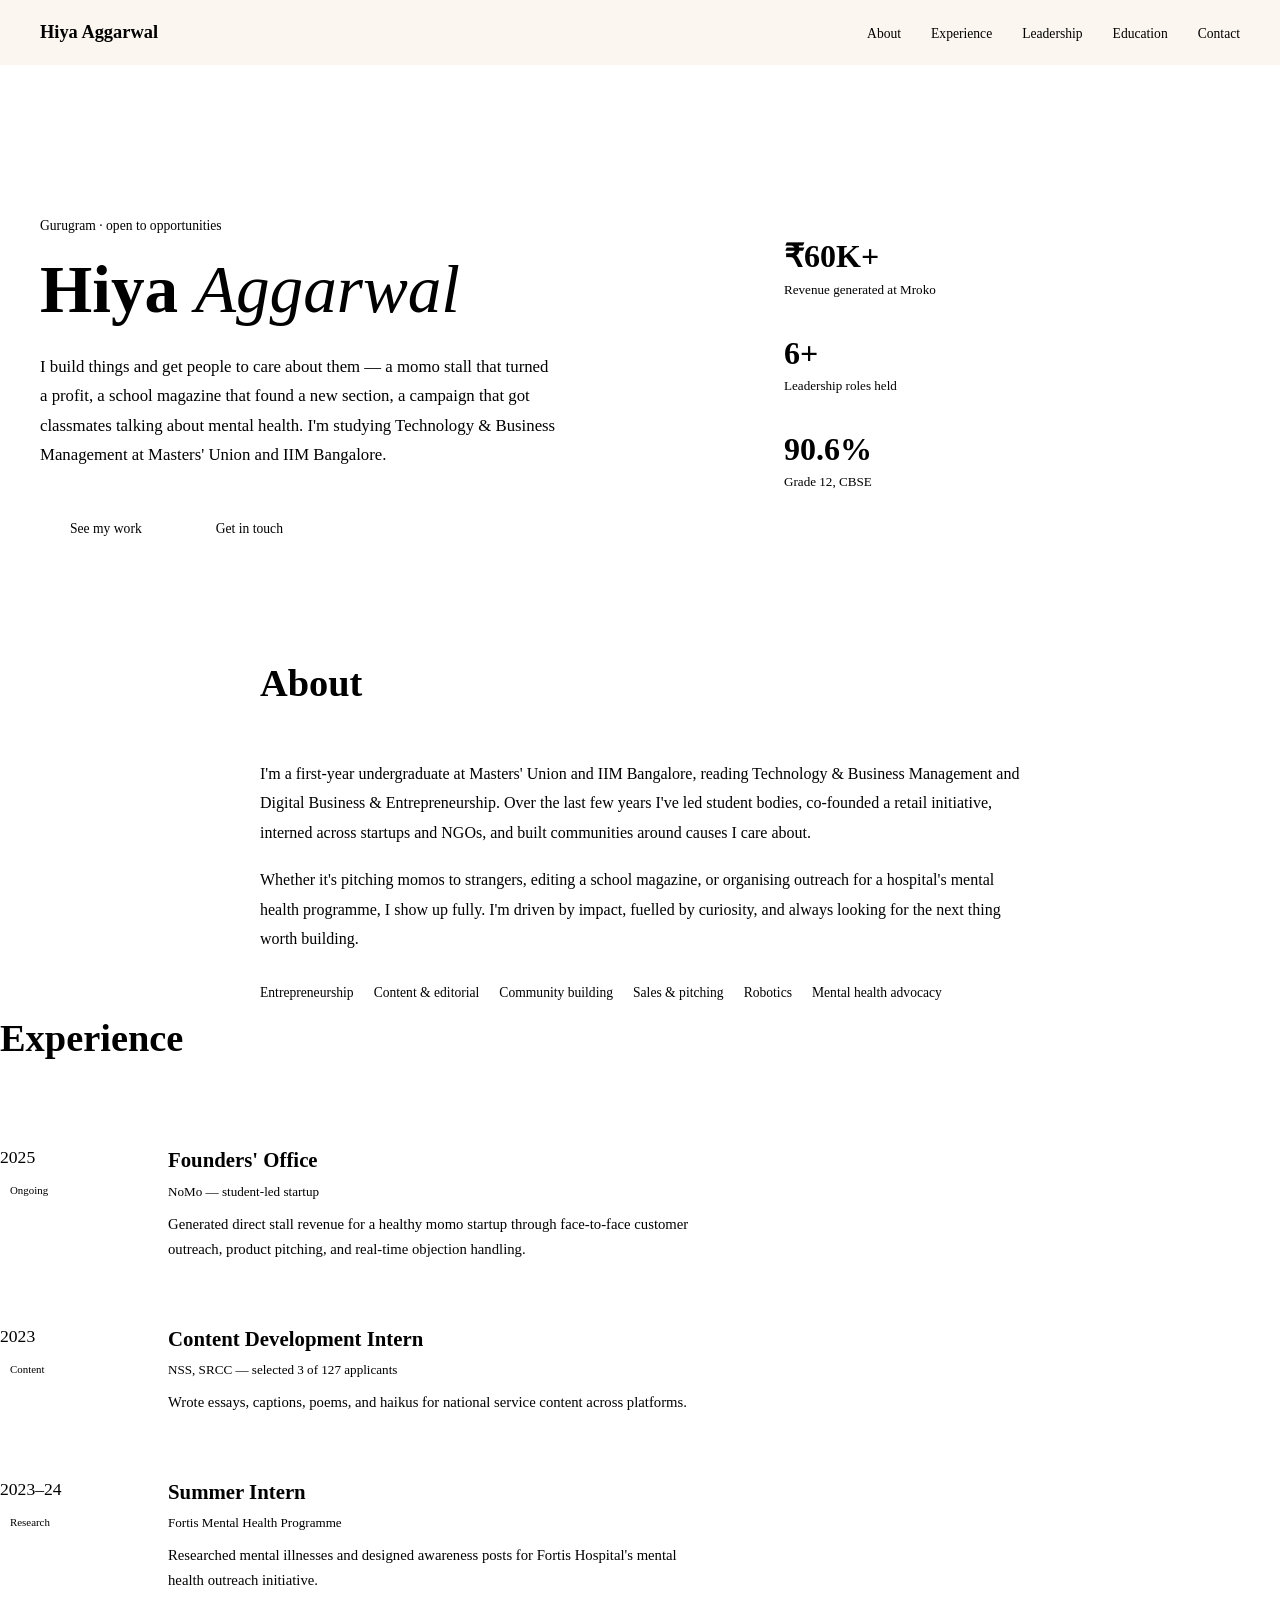
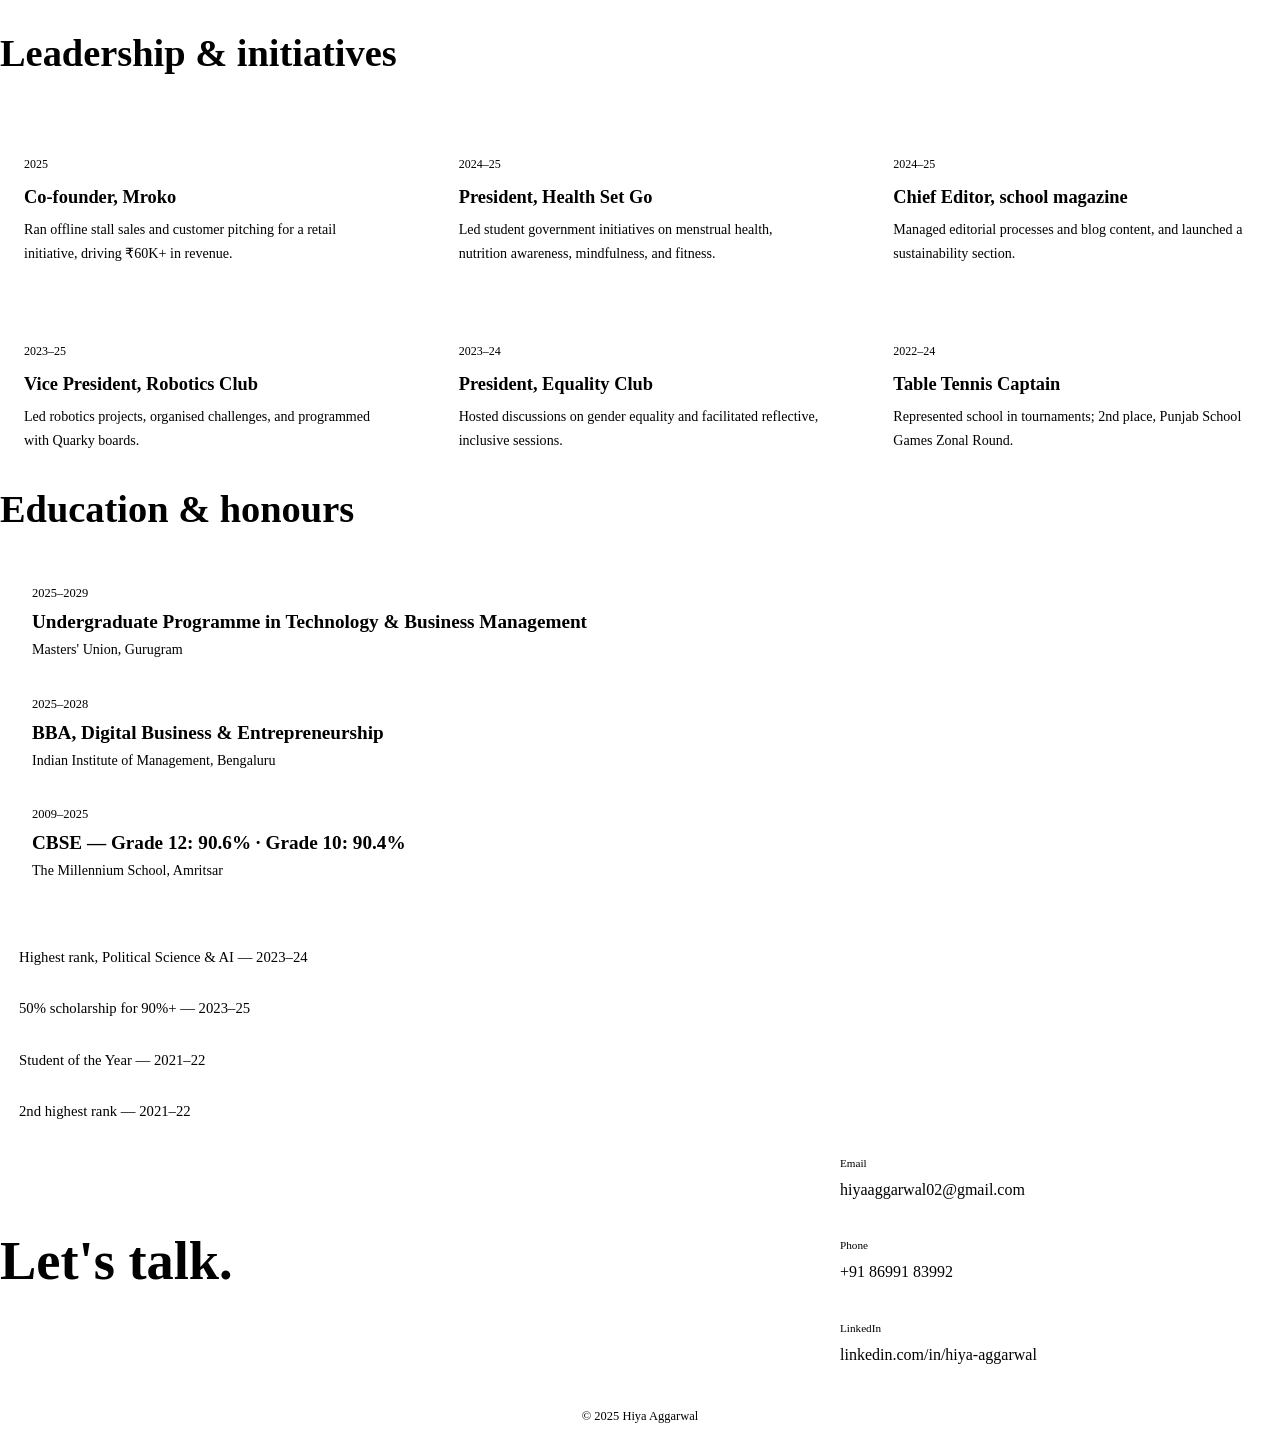
<file: index.html>
<!DOCTYPE html>
<html lang="en">
<head>
  <meta charset="UTF-8" />
  <meta name="viewport" content="width=device-width, initial-scale=1.0"/>
  <title>Hiya Aggarwal</title>
  <link rel="preconnect" href="https://fonts.googleapis.com">
  <link rel="preconnect" href="https://fonts.gstatic.com" crossorigin>
  <link href="https://fonts.googleapis.com/css2?family=Fraunces:ital,wght@0,400;0,600;1,500&family=Work+Sans:wght@300;400;500;600&display=swap" rel="stylesheet">
  <link rel="stylesheet" href="hiya_style.css">
</head>
<body>

  <!-- NAV -->
  <nav id="navbar">
    <div class="nav-inner">
      <a href="#hero" class="nav-logo">Hiya Aggarwal</a>
      <ul class="nav-links">
        <li><a href="#about">About</a></li>
        <li><a href="#internships">Experience</a></li>
        <li><a href="#leadership">Leadership</a></li>
        <li><a href="#education">Education</a></li>
        <li><a href="#contact">Contact</a></li>
      </ul>
    </div>
  </nav>

  <!-- HERO -->
  <header id="hero">
    <div class="hero-inner">
      <div class="hero-left">
        <p class="hero-kicker">Gurugram · open to opportunities</p>
        <h1 class="hero-name">Hiya <em>Aggarwal</em></h1>
        <p class="hero-desc">
          I build things and get people to care about them — a momo stall that turned a profit,
          a school magazine that found a new section, a campaign that got classmates talking about
          mental health. I'm studying Technology &amp; Business Management at Masters' Union and
          IIM Bangalore.
        </p>
        <div class="hero-ctas">
          <a href="#internships" class="btn-primary">See my work</a>
          <a href="mailto:hiyaaggarwal02@gmail.com" class="btn-ghost">Get in touch</a>
        </div>
      </div>
      <div class="hero-right">
        <ul class="stat-list">
          <li><span class="stat-num">₹60K+</span><span class="stat-label">Revenue generated at Mroko</span></li>
          <li><span class="stat-num">6+</span><span class="stat-label">Leadership roles held</span></li>
          <li><span class="stat-num">90.6%</span><span class="stat-label">Grade 12, CBSE</span></li>
        </ul>
      </div>
    </div>
  </header>

  <!-- ABOUT -->
  <section id="about" class="section">
    <div class="section-inner about-inner">
      <h2 class="section-heading">About</h2>
      <div class="about-body">
        <p class="about-text">
          I'm a first-year undergraduate at Masters' Union and IIM Bangalore, reading Technology &amp;
          Business Management and Digital Business &amp; Entrepreneurship. Over the last few years I've
          led student bodies, co-founded a retail initiative, interned across startups and NGOs, and
          built communities around causes I care about.
        </p>
        <p class="about-text">
          Whether it's pitching momos to strangers, editing a school magazine, or organising outreach for
          a hospital's mental health programme, I show up fully. I'm driven by impact, fuelled by
          curiosity, and always looking for the next thing worth building.
        </p>
        <ul class="tag-list">
          <li>Entrepreneurship</li>
          <li>Content &amp; editorial</li>
          <li>Community building</li>
          <li>Sales &amp; pitching</li>
          <li>Robotics</li>
          <li>Mental health advocacy</li>
        </ul>
      </div>
    </div>
  </section>

  <!-- INTERNSHIPS -->
  <section id="internships" class="section section-tint">
    <div class="section-inner">
      <h2 class="section-heading">Experience</h2>
      <div class="intern-list">

        <article class="intern-item">
          <div class="intern-when">
            <span class="intern-year">2025</span>
            <span class="intern-tag is-current">Ongoing</span>
          </div>
          <div class="intern-body">
            <h3 class="intern-title">Founders' Office</h3>
            <p class="intern-org">NoMo — student-led startup</p>
            <p class="intern-desc">Generated direct stall revenue for a healthy momo startup through face-to-face customer outreach, product pitching, and real-time objection handling.</p>
          </div>
        </article>

        <article class="intern-item">
          <div class="intern-when">
            <span class="intern-year">2023</span>
            <span class="intern-tag">Content</span>
          </div>
          <div class="intern-body">
            <h3 class="intern-title">Content Development Intern</h3>
            <p class="intern-org">NSS, SRCC — selected 3 of 127 applicants</p>
            <p class="intern-desc">Wrote essays, captions, poems, and haikus for national service content across platforms.</p>
          </div>
        </article>

        <article class="intern-item">
          <div class="intern-when">
            <span class="intern-year">2023–24</span>
            <span class="intern-tag">Research</span>
          </div>
          <div class="intern-body">
            <h3 class="intern-title">Summer Intern</h3>
            <p class="intern-org">Fortis Mental Health Programme</p>
            <p class="intern-desc">Researched mental illnesses and designed awareness posts for Fortis Hospital's mental health outreach initiative.</p>
          </div>
        </article>

      </div>
    </div>
  </section>

  <!-- LEADERSHIP -->
  <section id="leadership" class="section">
    <div class="section-inner">
      <h2 class="section-heading">Leadership &amp; initiatives</h2>
      <div class="lead-grid">

        <div class="lead-card is-featured">
          <span class="lead-year">2025</span>
          <h3 class="lead-title">Co-founder, Mroko</h3>
          <p class="lead-desc">Ran offline stall sales and customer pitching for a retail initiative, driving ₹60K+ in revenue.</p>
        </div>

        <div class="lead-card">
          <span class="lead-year">2024–25</span>
          <h3 class="lead-title">President, Health Set Go</h3>
          <p class="lead-desc">Led student government initiatives on menstrual health, nutrition awareness, mindfulness, and fitness.</p>
        </div>

        <div class="lead-card">
          <span class="lead-year">2024–25</span>
          <h3 class="lead-title">Chief Editor, school magazine</h3>
          <p class="lead-desc">Managed editorial processes and blog content, and launched a sustainability section.</p>
        </div>

        <div class="lead-card">
          <span class="lead-year">2023–25</span>
          <h3 class="lead-title">Vice President, Robotics Club</h3>
          <p class="lead-desc">Led robotics projects, organised challenges, and programmed with Quarky boards.</p>
        </div>

        <div class="lead-card">
          <span class="lead-year">2023–24</span>
          <h3 class="lead-title">President, Equality Club</h3>
          <p class="lead-desc">Hosted discussions on gender equality and facilitated reflective, inclusive sessions.</p>
        </div>

        <div class="lead-card">
          <span class="lead-year">2022–24</span>
          <h3 class="lead-title">Table Tennis Captain</h3>
          <p class="lead-desc">Represented school in tournaments; 2nd place, Punjab School Games Zonal Round.</p>
        </div>

      </div>
    </div>
  </section>

  <!-- EDUCATION -->
  <section id="education" class="section section-tint">
    <div class="section-inner">
      <h2 class="section-heading">Education &amp; honours</h2>

      <ol class="edu-timeline">
        <li class="edu-entry">
          <span class="edu-year">2025–2029</span>
          <h3 class="edu-degree">Undergraduate Programme in Technology &amp; Business Management</h3>
          <p class="edu-school">Masters' Union, Gurugram</p>
        </li>
        <li class="edu-entry">
          <span class="edu-year">2025–2028</span>
          <h3 class="edu-degree">BBA, Digital Business &amp; Entrepreneurship</h3>
          <p class="edu-school">Indian Institute of Management, Bengaluru</p>
        </li>
        <li class="edu-entry">
          <span class="edu-year">2009–2025</span>
          <h3 class="edu-degree">CBSE — Grade 12: 90.6% · Grade 10: 90.4%</h3>
          <p class="edu-school">The Millennium School, Amritsar</p>
        </li>
      </ol>

      <ul class="honours-list">
        <li><span class="honour-mark"></span>Highest rank, Political Science &amp; AI — 2023–24</li>
        <li><span class="honour-mark"></span>50% scholarship for 90%+ — 2023–25</li>
        <li><span class="honour-mark"></span>Student of the Year — 2021–22</li>
        <li><span class="honour-mark"></span>2nd highest rank — 2021–22</li>
      </ul>
    </div>
  </section>

  <!-- CONTACT -->
  <section id="contact" class="section contact-section">
    <div class="section-inner contact-inner">
      <h2 class="contact-heading">Let's talk.</h2>
      <ul class="contact-list">
        <li>
          <a href="mailto:hiyaaggarwal02@gmail.com" class="contact-item">
            <span class="contact-label">Email</span>
            <span class="contact-value">hiyaaggarwal02@gmail.com</span>
          </a>
        </li>
        <li>
          <a href="tel:+918699183992" class="contact-item">
            <span class="contact-label">Phone</span>
            <span class="contact-value">+91 86991 83992</span>
          </a>
        </li>
        <li>
          <a href="https://linkedin.com/in/hiya-aggarwal" class="contact-item" target="_blank">
            <span class="contact-label">LinkedIn</span>
            <span class="contact-value">linkedin.com/in/hiya-aggarwal</span>
          </a>
        </li>
      </ul>
    </div>
  </section>

  <footer>
    <p>©️ 2025 Hiya Aggarwal</p>
  </footer>

</body>
</html>
</file>
<file: hiya_style.css>
Hiya Aggarwal â€” Resume Website
   style.css
   Aesthetic: Warm, editorial, hand-run â€” like a well-made zine,
   not a SaaS dashboard.
   Palette: Ivory paper Â· ink Â· marigold Â· oxblood
   Fonts: Fraunces (display) + Work Sans (body)
   ============================================================ */

:root {
  --paper:    #FBF6EE;
  --paper-2:  #F3EBDD;
  --ink:      #221E1B;
  --ink-soft: #55504A;
  --mist:     #9B9288;
  --line:     #DDD2BF;
  --marigold: #E3922B;
  --oxblood:  #7E2A2A;

  --font-display: 'Fraunces', Georgia, serif;
  --font-body:    'Work Sans', sans-serif;

  --max-w: 1080px;
  --section-pad: 100px 40px;
}

*, *::before, *::after { box-sizing: border-box; margin: 0; padding: 0; }
html { scroll-behavior: smooth; }

body {
  background: var(--paper);
  color: var(--ink);
  font-family: var(--font-body);
  font-size: 16px;
  line-height: 1.6;
  -webkit-font-smoothing: antialiased;
}

a { color: inherit; text-decoration: none; }
ul, ol { list-style: none; }

/* â”€â”€ Navbar â”€â”€ */
#navbar {
  position: sticky;
  top: 0; left: 0; right: 0;
  z-index: 100;
  background: rgba(251,246,238,0.92);
  backdrop-filter: blur(10px);
  border-bottom: 1px solid var(--line);
}

.nav-inner {
  max-width: var(--max-w);
  margin: 0 auto;
  padding: 18px 40px;
  display: flex;
  align-items: center;
  justify-content: space-between;
}

.nav-logo {
  font-family: var(--font-display);
  font-size: 1.15rem;
  font-weight: 600;
  color: var(--ink);
}

.nav-links {
  display: flex;
  gap: 30px;
}

.nav-links a {
  font-size: 0.85rem;
  font-weight: 500;
  color: var(--ink-soft);
  padding-bottom: 3px;
  border-bottom: 1px solid transparent;
  transition: border-color 0.2s ease, color 0.2s ease;
}

.nav-links a:hover {
  color: var(--oxblood);
  border-color: var(--marigold);
}

/* â”€â”€ Hero â”€â”€ */
#hero {
  padding: 150px 40px 100px;
  background: var(--paper);
}

.hero-inner {
  max-width: var(--max-w);
  margin: 0 auto;
  display: grid;
  grid-template-columns: 1.5fr 1fr;
  gap: 60px;
  align-items: start;
}

.hero-kicker {
  font-size: 0.85rem;
  color: var(--oxblood);
  font-weight: 500;
  margin-bottom: 18px;
}

.hero-name {
  font-family: var(--font-display);
  font-weight: 600;
  font-size: clamp(2.6rem, 5.5vw, 4.2rem);
  line-height: 1.05;
  color: var(--ink);
  margin-bottom: 26px;
}

.hero-name em {
  font-style: italic;
  font-weight: 500;
  color: var(--marigold);
}

.hero-desc {
  font-size: 1.05rem;
  color: var(--ink-soft);
  font-weight: 300;
  line-height: 1.75;
  max-width: 520px;
  margin-bottom: 36px;
}

.hero-ctas { display: flex; gap: 14px; flex-wrap: wrap; }

.btn-primary {
  display: inline-block;
  padding: 13px 30px;
  background: var(--ink);
  color: var(--paper);
  font-size: 0.85rem;
  font-weight: 500;
  border-radius: 2px;
  transition: background 0.25s ease;
}

.btn-primary:hover { background: var(--oxblood); }

.btn-ghost {
  display: inline-block;
  padding: 13px 30px;
  border: 1px solid var(--ink);
  color: var(--ink);
  font-size: 0.85rem;
  font-weight: 500;
  border-radius: 2px;
  transition: all 0.25s ease;
}

.btn-ghost:hover {
  border-color: var(--marigold);
  color: var(--oxblood);
}

.hero-right { padding-top: 6px; }

.stat-list {
  display: flex;
  flex-direction: column;
}

.stat-list li {
  padding: 18px 0;
  border-top: 1px solid var(--line);
  display: flex;
  flex-direction: column;
}

.stat-list li:last-child { border-bottom: 1px solid var(--line); }

.stat-num {
  font-family: var(--font-display);
  font-size: 2rem;
  font-weight: 600;
  color: var(--oxblood);
  line-height: 1.1;
}

.stat-label {
  font-size: 0.82rem;
  color: var(--ink-soft);
  margin-top: 4px;
}

/* â”€â”€ Sections â”€â”€ */
.section { padding: var(--section-pad); }
.section-tint { background: var(--paper-2); }

.section-inner {
  max-width: var(--max-w);
  margin: 0 auto;
}

.section-heading {
  font-family: var(--font-display);
  font-weight: 600;
  font-size: clamp(1.8rem, 3vw, 2.4rem);
  color: var(--ink);
  margin-bottom: 44px;
}

/* â”€â”€ About â”€â”€ */
.about-inner { max-width: 760px; }

.about-text {
  font-size: 1rem;
  color: var(--ink-soft);
  font-weight: 300;
  line-height: 1.85;
  margin-bottom: 18px;
}

.tag-list {
  display: flex;
  flex-wrap: wrap;
  gap: 20px;
  margin-top: 28px;
}

.tag-list li {
  font-size: 0.85rem;
  font-weight: 500;
  color: var(--ink);
  padding-bottom: 4px;
  border-bottom: 2px solid var(--marigold);
}

/* â”€â”€ Internships â”€â”€ */
.intern-list {
  display: flex;
  flex-direction: column;
}

.intern-item {
  display: grid;
  grid-template-columns: 140px 1fr;
  gap: 28px;
  padding: 30px 0;
  border-top: 1px solid var(--line);
}

.intern-item:last-child { border-bottom: 1px solid var(--line); }

.intern-when {
  display: flex;
  flex-direction: column;
  gap: 8px;
}

.intern-year {
  font-family: var(--font-display);
  font-size: 1.1rem;
  color: var(--ink);
}

.intern-tag {
  display: inline-block;
  padding: 3px 10px;
  font-size: 0.68rem;
  font-weight: 500;
  color: var(--ink-soft);
  border: 1px solid var(--line);
  border-radius: 2px;
  width: fit-content;
}

.intern-tag.is-current {
  background: var(--marigold);
  border-color: var(--marigold);
  color: var(--paper);
}

.intern-title {
  font-family: var(--font-display);
  font-weight: 600;
  font-size: 1.3rem;
  color: var(--ink);
  margin-bottom: 4px;
}

.intern-org {
  font-size: 0.82rem;
  color: var(--oxblood);
  font-weight: 500;
  margin-bottom: 10px;
}

.intern-desc {
  font-size: 0.92rem;
  color: var(--ink-soft);
  font-weight: 300;
  line-height: 1.7;
  max-width: 540px;
}

/* â”€â”€ Leadership Grid â”€â”€ */
.lead-grid {
  display: grid;
  grid-template-columns: repeat(3, 1fr);
  gap: 24px;
}

.lead-card {
  padding: 26px 24px;
  border-left: 3px solid var(--line);
}

.lead-card.is-featured {
  border-left: 3px solid var(--marigold);
  background: var(--paper-2);
}

.lead-year {
  display: block;
  font-size: 0.75rem;
  font-weight: 500;
  color: var(--mist);
  margin-bottom: 12px;
}

.lead-card.is-featured .lead-year { color: var(--oxblood); }

.lead-title {
  font-family: var(--font-display);
  font-weight: 600;
  font-size: 1.15rem;
  color: var(--ink);
  margin-bottom: 10px;
  line-height: 1.2;
}

.lead-desc {
  font-size: 0.88rem;
  color: var(--ink-soft);
  font-weight: 300;
  line-height: 1.7;
}

/* â”€â”€ Education Timeline â”€â”€ */
.edu-timeline {
  border-left: 2px solid var(--line);
  margin-bottom: 50px;
}

.edu-entry {
  position: relative;
  padding: 0 0 34px 32px;
}

.edu-entry:last-child { padding-bottom: 0; }

.edu-entry::before {
  content: '';
  position: absolute;
  left: -6px;
  top: 6px;
  width: 10px;
  height: 10px;
  background: var(--marigold);
  border-radius: 50%;
}

.edu-year {
  display: block;
  font-size: 0.78rem;
  font-weight: 500;
  color: var(--oxblood);
  margin-bottom: 6px;
}

.edu-degree {
  font-family: var(--font-display);
  font-weight: 600;
  font-size: 1.2rem;
  color: var(--ink);
  margin-bottom: 4px;
  line-height: 1.25;
}

.edu-school {
  font-size: 0.88rem;
  color: var(--ink-soft);
}

.honours-list li {
  display: flex;
  align-items: center;
  gap: 12px;
  padding: 14px 0;
  border-top: 1px solid var(--line);
  font-size: 0.92rem;
  color: var(--ink-soft);
}

.honours-list li:last-child { border-bottom: 1px solid var(--line); }

.honour-mark {
  width: 7px;
  height: 7px;
  border-radius: 50%;
  background: var(--marigold);
  flex-shrink: 0;
}

/* â”€â”€ Contact â”€â”€ */
.contact-section {
  background: var(--ink);
  color: var(--paper);
}

.contact-inner {
  display: flex;
  align-items: center;
  justify-content: space-between;
  gap: 60px;
  flex-wrap: wrap;
}

.contact-heading {
  font-family: var(--font-display);
  font-weight: 600;
  font-size: clamp(2.2rem, 5vw, 3.4rem);
  color: var(--paper);
}

.contact-list {
  display: flex;
  flex-direction: column;
  gap: 2px;
  flex: 1;
  min-width: 280px;
  max-width: 440px;
}

.contact-item {
  display: flex;
  flex-direction: column;
  padding: 16px 0;
  border-top: 1px solid rgba(251,246,238,0.2);
  transition: opacity 0.2s ease;
}

.contact-list li:last-child .contact-item {
  border-bottom: 1px solid rgba(251,246,238,0.2);
}

.contact-item:hover { opacity: 0.7; }

.contact-label {
  font-size: 0.7rem;
  font-weight: 500;
  color: var(--marigold);
  margin-bottom: 4px;
}

.contact-value {
  font-size: 1rem;
  font-weight: 400;
  color: var(--paper);
}

/* â”€â”€ Footer â”€â”€ */
footer {
  background: var(--ink);
  text-align: center;
  padding: 22px 40px;
  font-size: 0.78rem;
  color: var(--mist);
  border-top: 1px solid rgba(251,246,238,0.12);
}

/* â”€â”€ Accessibility â”€â”€ */
a:focus-visible, button:focus-visible {
  outline: 2px solid var(--marigold);
  outline-offset: 2px;
}

@media (prefers-reduced-motion: reduce) {
  html { scroll-behavior: auto; }
  * { transition: none !important; }
}

/* â”€â”€ Responsive â”€â”€ */
@media (max-width: 900px) {
  .hero-inner   { grid-template-columns: 1fr; }
  .lead-grid    { grid-template-columns: 1fr 1fr; }
  .contact-inner{ flex-direction: column; align-items: flex-start; }
  :root         { --section-pad: 70px 24px; }
}

@media (max-width: 600px) {
  .lead-grid       { grid-template-columns: 1fr; }
  .nav-links       { display: none; }
  .intern-item     { grid-template-columns: 1fr; gap: 10px; }
  #hero            { padding: 120px 24px 70px; }
}
</file>
